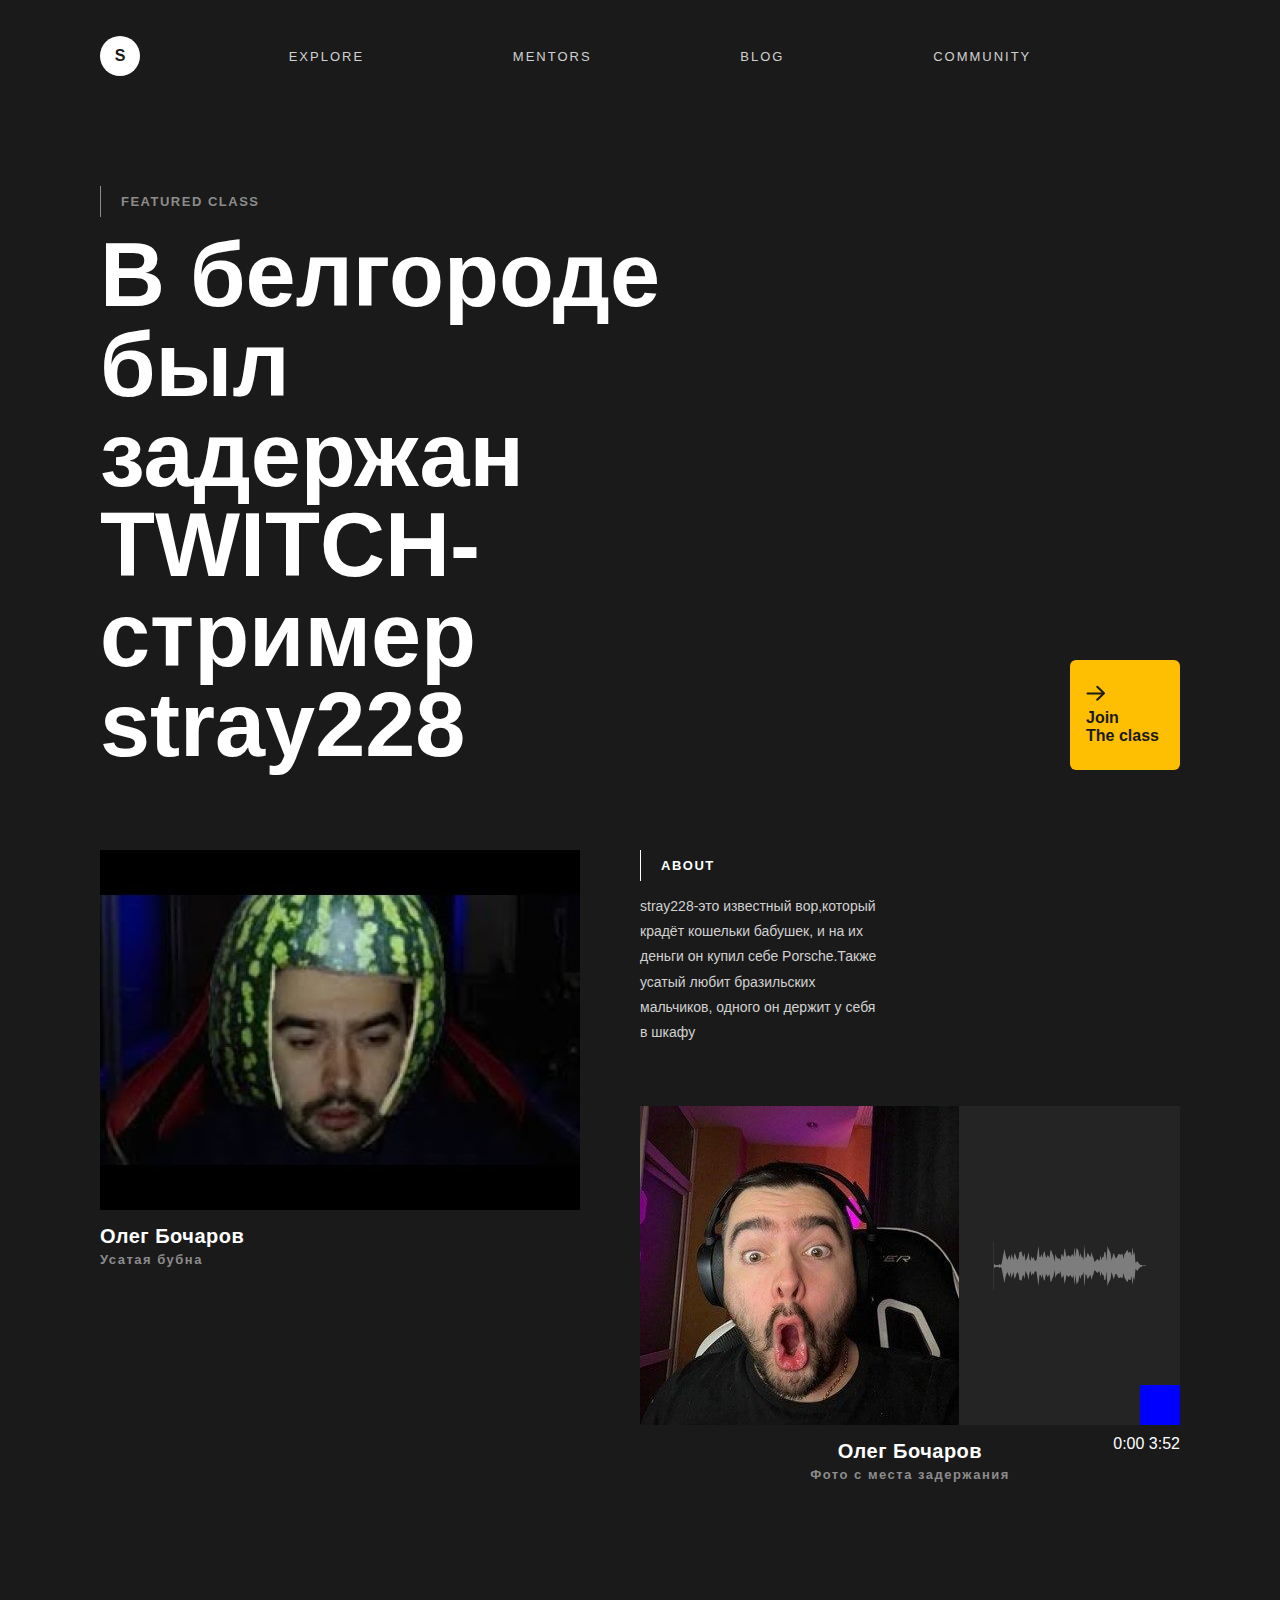
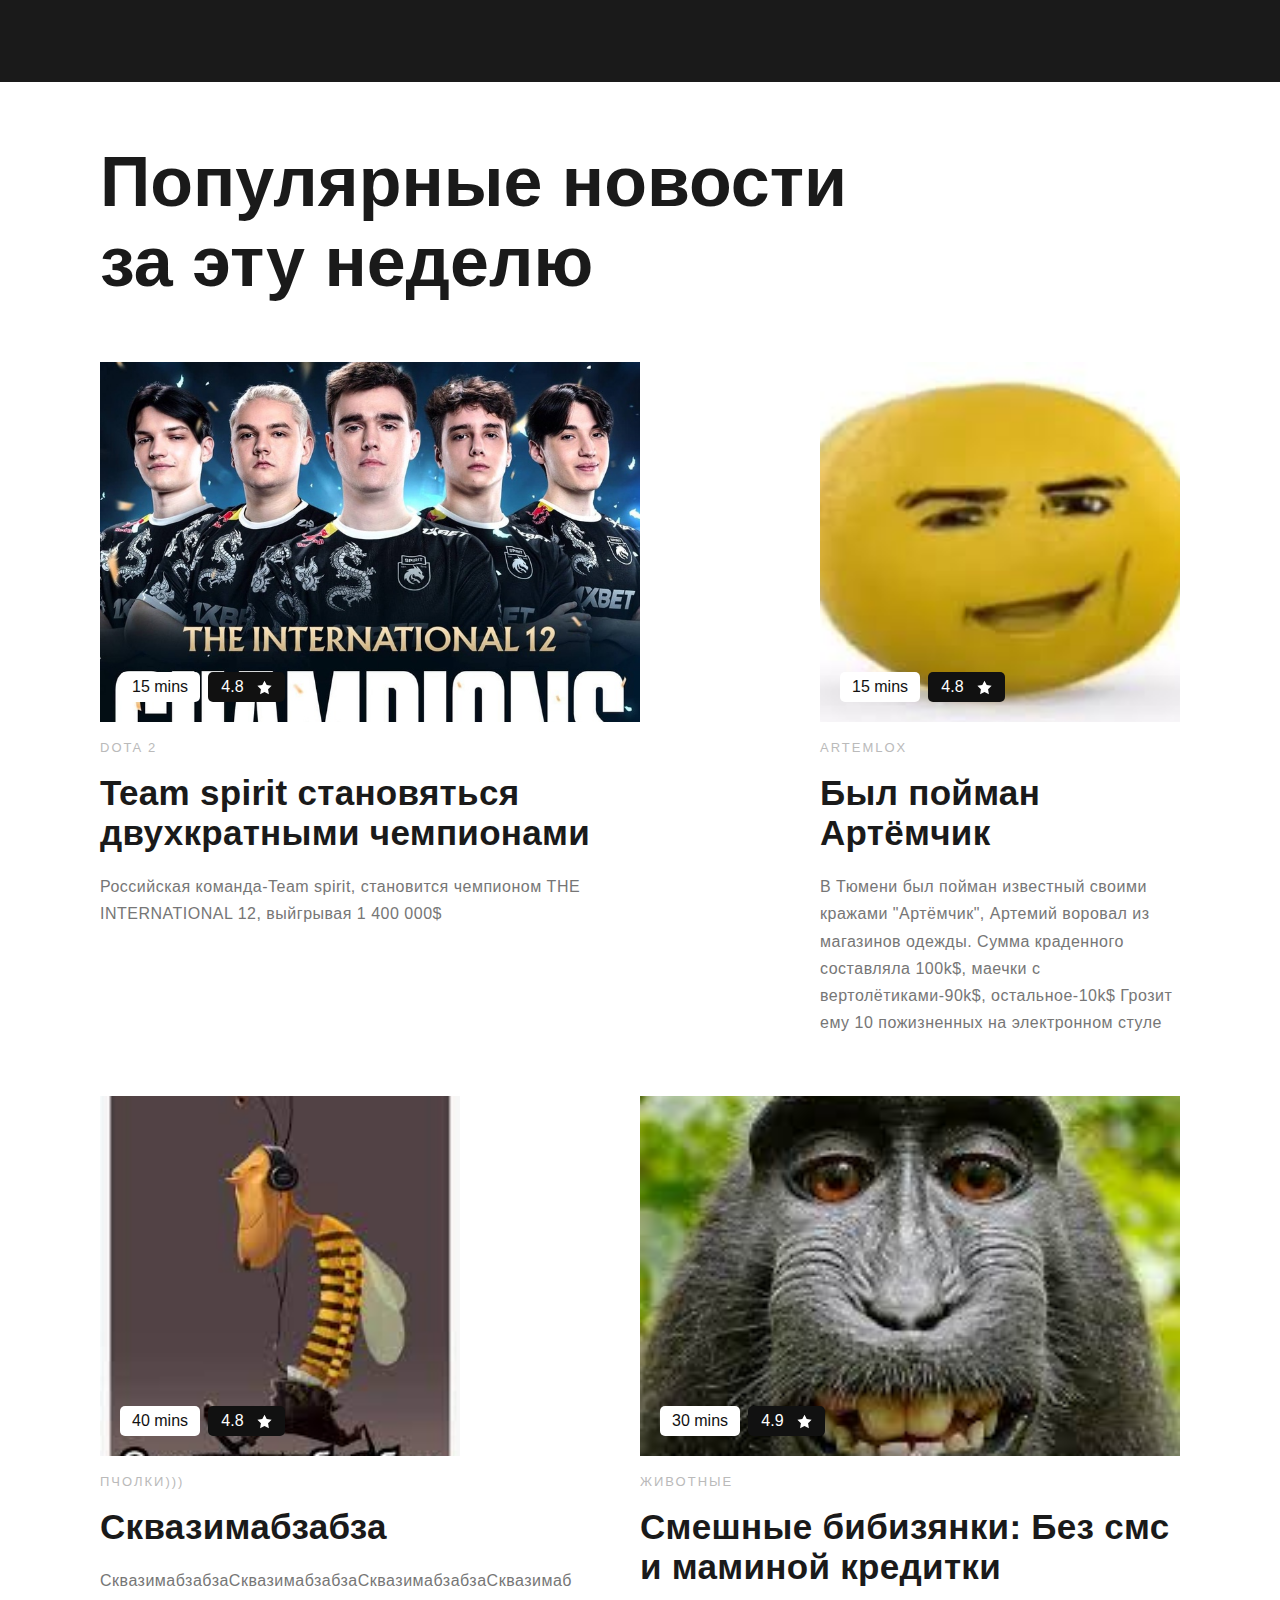
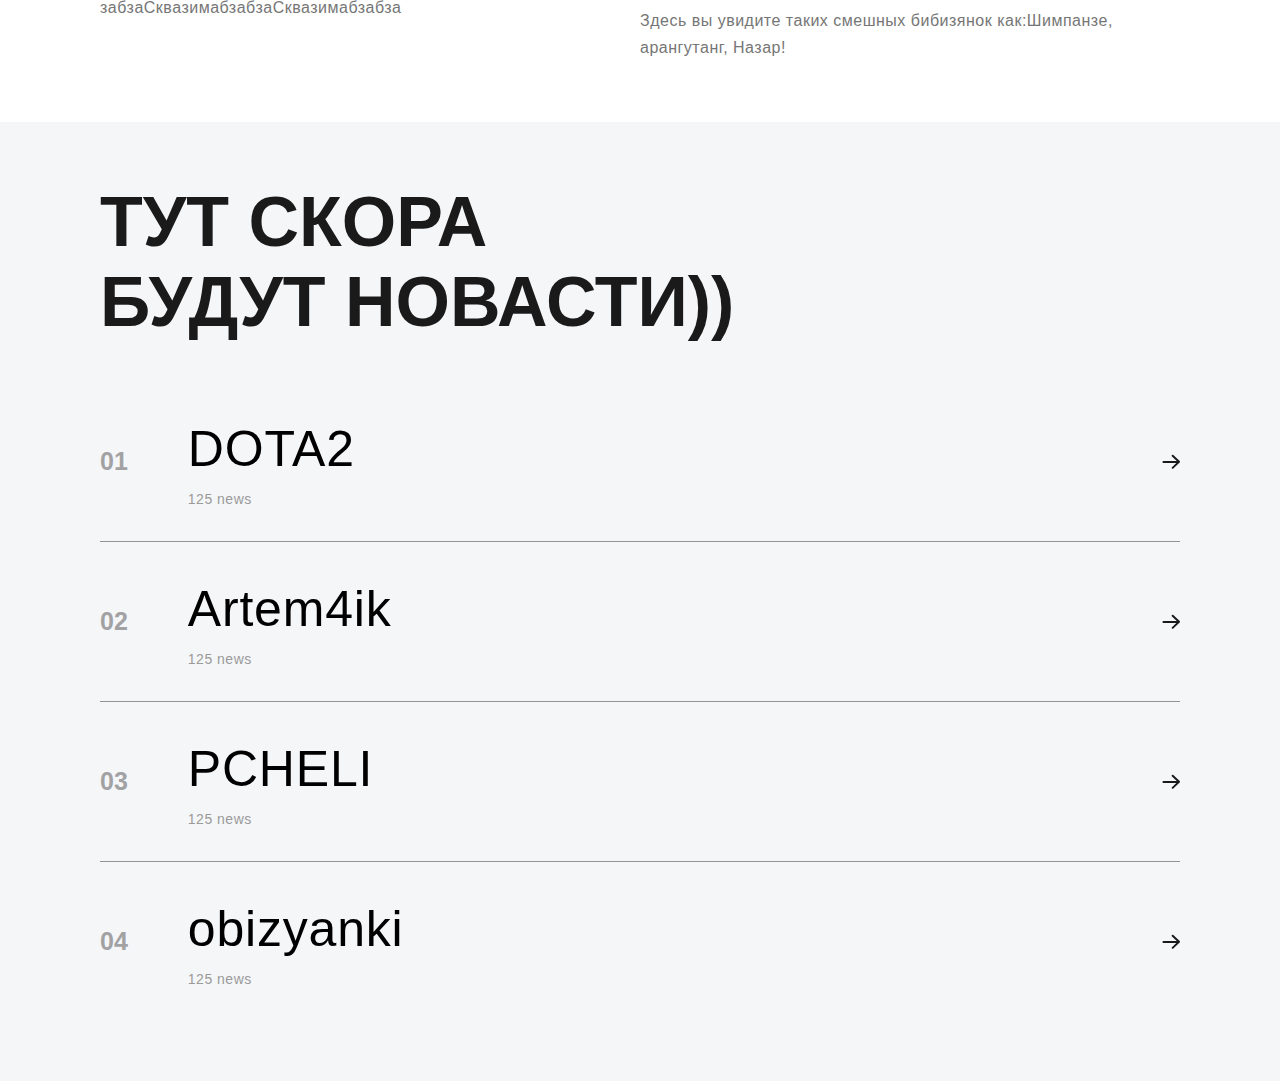
<file: index.html>
<!DOCTYPE html>
<html lang="en">
<head>
    <meta charset="UTF-8">
    <meta name="viewport" content="width=device-width, initial-scale=1.0">
    <title>Document</title>
    <link rel="stylesheet" href="style.css">
</head>
<body>
    <header class="header">
        <div class="container">
            <nav class="navigation">
                <a href="" class="logo">S</a>
                <ul class="navigation-holder">
                    <li class="nav-links">
                        <a href="#">Explore</a>
                    </li>
                    <li class="nav-links">
                        <a href="#">Mentors</a>
                    </li>
                    <li class="nav-links">
                        <a href="#">Blog</a>
                    </li>
                    <li class="nav-links">
                        <a href="#">Community</a>
                    </li>
                </ul>
            </nav>

            <section class="header-title">
                <span class="header-subtitle-text">featured class</span>
                <h1 class="header-title-text">
                    В белгороде был задержан
                    TWITCH-стример
                    stray228 
                </h1>

                <a href="#" class="join">
                    <img src="img/icons/arrow.svg" alt="">
                    <span class="join-text">Join <br> The class</span>
                </a>
            </section>
            <section class="header-info-block">

                <div class="card-info">
                    <img src="img/arbuzik.jpg" alt="" class="card-info-img">
                    <h2 class="info-title">Олег Бочаров</h2>
                    <span class="info-subtitle">Усатая бубна</span>
                </div>

                <div class="card-about">
                    <div class="about-text-wrapper">
                    
                        <span class="about-subtitle-text">About</span>
                        <p class="about-desc">
                            stray228-это известный вор,который
                            крадёт кошельки бабушек, и на их деньги
                            он купил себе Porsche.Также усатый любит
                            бразильских мальчиков, одного он держит у себя
                            в шкафу                   
                        </p>
                        </div>

                        <div class="audio-holder">
                            <div class="audio-block">
                            <img src="img/bubnachka.jpg" alt="">
                            <div class="audio-container">
                                <div class="audio-detail">
                                    <div class="control">
                                        <i class="fi-rr-play" id="playPause"></i>
                                    </div>
                                    <div id="wave"></div>  
                            </div>
                        </div>
                        </div>

                        <div class="audio-author">
                        <div>
                            <h2 class="about-title">Олег Бочаров</h2>
                            <span class="about-subtitle">Фото с места задержания</span>
                        </div>

                        <div class="time">
                            <span id="current">0:00</span>
                            <span id="duration">0:00</span>
                        </div>           
                        </div>                       
                </div>
                
            </section>

        </div>
        
    </header>  
   
    <main class="main-content">
        <div class="container">
            <section class="courses">
                <h1 class="course-section-title">Популярные новости <br> за эту неделю</h1>
                
                <section class="course-row">
                    <div class="course-card card-big">
                        <div class="img-container img-card-1">
                        <span class="btn-time">15 mins</span>
                        <span class="btn-raiting">
                            4.8
                            <img src="img/icons/star.svg" width="15" height="15" alt="">
                        </span>
                        </div>

                        <div class="info-container">
                          <h4 class="course-category">DOTA 2</h4>

                          <h2 class="course-title">Team spirit становяться двухкратными чемпионами</h2>

                          <p class="course-desc">Российская команда-Team spirit, становится чемпионом
                            THE INTERNATIONAL 12, выйгрывая 1 400 000$
                          </p>
                        </div>
                    </div>

                    <div class="course-card card-small">
                        <div class="img-container img-card-2">
                            <span class="btn-time">15 mins</span>
                            <span class="btn-raiting">
                                4.8
                                <img src="img/icons/star.svg" width="15" height="15" alt="">
                            </span>
                        </div>

                        <div class="info-container">
                            <h4 class="course-category">ARTEMLOX</h4>

                            <h2 class="course-title">Был пойман Артёмчик</h2>

                            <p class="course-desc">В Тюмени был пойман известный своими кражами "Артёмчик", Артемий воровал из магазинов одежды.
                             Сумма краденного составляла 100k$, маечки с вертолётиками-90k$, остальное-10k$
                             Грозит ему 10 пожизненных на электронном стуле                          
                            </p>
                        </div>
                    </div>
                </section>

                <section class="course-row">
                    <div class="course-card card-small">
                        <div class="img-container img-card-3">
                        <span class="btn-time">40 mins</span>
                        <span class="btn-raiting">
                            4.8
                            <img src="img/icons/star.svg" width="15" height="15" alt="">
                        </span>
                        </div>

                        <div class="info-container">
                        <h4 class="course-category">ПЧОЛКИ)))</h4>

                        <h2 class="course-title">Сквазимабзабза</h2>

                        <p class="course-desc">СквазимабзабзаСквазимабзабзаСквазимабзабзаСквазимаб
                            забзаСквазимабзабзаСквазимабзабза
                        </p>
                        </div>
                    </div>
                

                    <div class="course-card card-big">
                        <div class="img-container img-card-4">
                            <span class="btn-time">30 mins</span>
                            <span class="btn-raiting">
                                4.9
                                <img src="img/icons/star.svg" width="15" height="15" alt="">
                            </span>
                        </div>

                        <div class="info-container">
                            <h4 class="course-category">ЖИВОТНЫЕ</h4>

                            <h2 class="course-title">Смешные бибизянки: Без смс и маминой кредитки</h2>

                            <p class="course-desc">Здесь вы увидите таких смешных бибизянок как:Шимпанзе, арангутанг, Назар!
                            </p>
                        </div>
                    </div>
                </section>
                </section>
                </div>
    </main>

    <footer class="footer">
        <div class="container">
            <section class="courses-info">

                <h1 class="course-info-title">ТУТ СКОРА <br> БУДУТ НОВАСТИ))</h1>

                <section class="footer-row">
                    <div class="left-block">
                        <h4 class="course-number">01</h4>
                        <div class="course-block">
                            <h2 class="course-name">DOTA2</h2>
                            <span class="course-count">125 news</span>
                        </div>
                    </div>
                    <img src="img/icons/arrow.svg" width="18" alt="">
                </section>

                <section class="footer-row">
                    <div class="left-block">
                        <h4 class="course-number">02</h4>
                        <div class="course-block">
                            <h2 class="course-name">Artem4ik</h2>
                            <span class="course-count">125 news</span>
                        </div>
                    </div>
                    <img src="img/icons/arrow.svg" width="18" alt="">
                </section>

                <section class="footer-row">
                    <div class="left-block">
                        <h4 class="course-number">03</h4>
                        <div class="course-block">
                            <h2 class="course-name">PCHELI</h2>
                            <span class="course-count">125 news</span>
                        </div>
                    </div>
                    <img src="img/icons/arrow.svg" width="18" alt="">
                </section>

                <section class="footer-row">
                    <div class="left-block">
                        <h4 class="course-number">04</h4>
                        <div class="course-block">
                            <h2 class="course-name">obizyanki</h2>
                            <span class="course-count">125 news</span>
                        </div>
                    </div>
                    <img src="img/icons/arrow.svg" width="18" alt="">
                </section>

            </section>
        </div>
    </footer>


    <script src="wavesurfer.js"></script>  
    <script src="media.js"></script>
</body>
</html>
</file>
<file: style.css>
@import url('https://cdn-uicons.flaticon.com/uicons-regular-rounded/css/uicons-regular-rounded.css');

* {
  box-sizing: border-box;
  margin: 0;
  font-family: Arial, Helvetica, sans-serif;
}

.container {
  max-width: 1080px;
  margin: 0 auto;
}

/* HEADER */
.header {
  background-color: #1A1A1A;
  padding-top: 36px;
  padding-bottom: 200px;
}

.navigation {
  display: flex;
  justify-content: space-between;
  align-items: center;
}

.logo {
  width: 40px;
  height: 40px;
  border-radius: 50%;
  background-color: #fff;
  display: flex;
  justify-content: center;
  align-items: center;
  text-decoration: none;
  color: #1A1A1A;
  font-weight: bold;
}

.navigation-holder {
  list-style-type: none;
  padding: 0;
  display: flex;
  flex-grow: 1;
  justify-content: space-evenly;
}

.nav-links a {
  text-decoration: none;
  color: #D1D1D1;
  text-transform: uppercase;
  letter-spacing: 2px;
  font-size: 13px;
}

.header-title {
  margin-top: 110px;
  margin-bottom: 80px;
  position: relative;
}

.header-subtitle-text {
  display: inline-block;
  border-left: 1px solid #8C8C8C;
  padding: 8px 0 8px 20px;
  color: #8C8C8C;
  font-weight: bold;
  text-transform: uppercase;
  font-size: 13px;
  letter-spacing: 1.5px;
  margin-bottom: 13px;
}

.header-title-text {
  font-size: 90px;
  font-weight: bold;
  color: #fff;
  max-width: 620px;
  line-height: 1;
}

.join {
  background-color: #FEBE02;
  position: absolute;
  right: 0;
  bottom: 0;
  width: 110px;
  height: 110px;
  padding: 16px;
  display: flex;
  flex-direction: column;
  justify-content: space-evenly;
  align-items: flex-start;
  text-decoration: none;
  color: #1A1A1A;
  font-weight: bold;
  border-radius: 6px;
}

.header-info-block {
  display: flex;
  justify-content: space-between;
}

.card-info {
  max-width: 361px;
}

.card-info-img {
  display: flex;
}

.info-title {
  font-size: 20px;
  font-weight: bold;
  color: #fff;
  letter-spacing: 0.5px;
  margin-top: 15px;
  margin-bottom: 4px;
}

.info-subtitle {
  font-size: 13px;
  color: #8C8C8C;
  font-weight: bold;
  letter-spacing: 1.5px;
  display: block;
}

.about-subtitle-text {
  display: inline-block;
  border-left: 1px solid #fff;
  padding: 8px 0 8px 20px;
  color: #fff;
  font-weight: bold;
  text-transform: uppercase;
  font-size: 13px;
  letter-spacing: 1.5px;
  margin-bottom: 13px;
}

.about-desc {
  color: #D1D1D1;
  max-width: 240px;
  font-size: 14px;
  line-height: 1.8;
}

.audio-holder {
  width: 540px;
}

.audio-block {
  background-color: #242424;
  display: flex;
  margin-top: 61px;
}

.audio-container {
  display: flex;
  align-items: center;
  justify-content: center;
  flex: 1;
  position: relative;
  padding: 0 34px;
}

.play-btn {
  display: flex;
  background-color: blue;
  width: 40px;
  height: 40px;
  align-items: center;
  justify-content: center;
  position: absolute;
  right: 0;
  bottom: 0;
}

.about-title {
  font-size: 20px;
  font-weight: bold;
  color: #fff;
  letter-spacing: 0.5px;
  margin-top: 15px;
  margin-bottom: 4px;
  text-align: center;
}

.about-subtitle {
  font-size: 13px;
  color: #8C8C8C;
  font-weight: bold;
  letter-spacing: 1.5px;
  text-align: center;
  display: block;
}

.audio-detail {
  flex: 1;
}

.control {
  position: absolute;
  right: 0;
  bottom: 0;
}

.control i {
  width: 40px;
  height: 40px;
  display: flex;
  justify-content: center;
  align-items: center;
  font-size: 1.25rem;
  background-color: blue;
  color: white;
  cursor: pointer;
}

.audio-author {
  display: flex;
  justify-content: center;
  position: relative;
}

.time {
  color: #fff;
  position: absolute;
  top: 10px;
  right: 0;
}

/* MAIN CONTENT */

.course-section-title {
  font-weight: 600;
  font-size: 70px;
  color: #1A1A1A;
  margin: 60px 0;
}
.course-row {
  display: flex;
  justify-content: space-between;
  margin-bottom: 60px;
}

.card-big {
  width: 540px;
}
.card-small {
  width: 360px;
}

.img-container {
  background-size: cover;
  background-position: center;
  background-repeat: no-repeat;
  height: 360px;
  display: flex;
  flex-direction: row;
  align-items: flex-end;
  padding-bottom: 20px;
  padding-left: 20px;
}
.img-card-1 {background-image: url(img/champion.jpg);}

.btn-time {
  background-color: #fff;
  border-radius: 5px;
  color: #111;
  padding: 6px 12px;
  display: inline-block;
  margin-right: 8px;
}
.btn-raiting {
  width: 77px;
  background-color: #111;
  border-radius: 5px;
  color: #fff;
  padding: 6px 0px;
  display: inline-flex;
  align-items: center;
  justify-content: space-evenly;
}

.course-category {
  font-size: 13px;
  letter-spacing: 2px;
  color: #BABABA;
  font-weight: 400;
  margin: 18px 0;
}
.course-title {
  font-size: 35px;
  font-weight: bold;
  letter-spacing: 0.3px;
  color: #1A1A1A;
  margin-bottom: 20px;
}
.course-desc {
  font-size: 16px;
  font-weight: 400;
  color: #767676;
  line-height: 1.7;
  letter-spacing: 0.5px;
}

.img-card-2 {background-image: url(img/lemonchik.jpg);}

.img-card-3 {background-image: url(img/skvazimabzabza.jpg);}

.img-card-4 {background-image: url(img/biba.jpg);}

/* FOOTER */

.footer {
  background-color: #F5F6F8;
  padding: 60px 0;
}
.course-info-title {
  font-weight: 600;
  font-size: 70px;
  color: #1A1A1A;
  padding-bottom: 40px;
}

.footer-row {
  display: flex;
  justify-content: space-between;
  align-items: center;
  border-bottom: 1px solid #939495;
  padding: 30px 0;
}
.left-block {
  display: flex;
  align-items: center;
}
.course-number {
  font-style: normal;
  font-weight: 600;
  font-size: 25px;
  color: #A2A2A4;
}

.course-block {
  margin-left: 60px;
  line-height: 1.5;
}
.course-name {
  font-style: normal;
  font-weight: 400;
  font-size: 50px;
  letter-spacing: 0.8px;
  color: #000000;
}
.course-count {
  font-style: normal;
  font-weight: 400;
  font-size: 14px;
  letter-spacing: 0.5px;
  color: #9A9A9B;
}
.footer-row:last-child {
  border-bottom: none;
}

.mob-btn {
  display: none;
}


/* MEDIA QUERIES */

@media (max-width: 1120px) {
  .container {
    padding: 0 20px;
  }
}

@media (max-width: 992px) {
  /* Для аудиоблока */
  .header-info-block {
    flex-direction: column;
  }
  .card-about {
    align-self: flex-end;
    margin-top: 60px;
  }
  .audio-container {
    order: -1;
  }

  /* Для основного раздела */
  .course-row {
    flex-wrap: wrap;
    margin-bottom: 0;
  }
  .course-card {
    display: flex;
    margin-bottom: 60px;
  }
  .card-big, .card-small {
    width: 100%;
  }
  .img-container, .info-container {
    width: 50%;
  }
  .img-card-1, .img-card-3 {
    margin-right: 40px;
  }
  .img-card-2, .img-card-4 {
    order: 2;
    margin-left: 40px;
  }
}

@media (max-width: 756px) {
  /* Для основного раздела */
  .course-card {
    flex-direction: column;
  }
  .img-card-1, .img-card-3, .img-card-2, .img-card-4 {
    margin: 0;
  }
  .img-container, .info-container {
    width: 100%;
  }
  .img-card-2, .img-card-4 {
    order: -1;
  }
}

@media (max-width: 578px) {
   /* Для меню */
  .navigation-holder {
    display: none;
  }
  .mob-btn {
    display: inline-block;
    text-decoration: none;
    font-size: 60px;
    color: #fff;
  }

  /* Заголовок в шапке */
  .header-title-text {
    font-size: 60px;
  }

  /* Кнопка Join */
  .join {
    display: none;
  }

  /* Изображение девушки */
  .card-info-img {
    max-width: 100%;
  }

  /* Для аудиоблока */
  .audio-holder, .card-about {
    width: 100%;
  }
  .audio-block img {
    display: none;
  }
  .audio-container {
    padding: 0 42px 0 0;
  }
  .control i {
    height: 48px;
  }

  /* Для футера */ 
  .course-name {
    font-size: 24px;
  }
}
</file>
